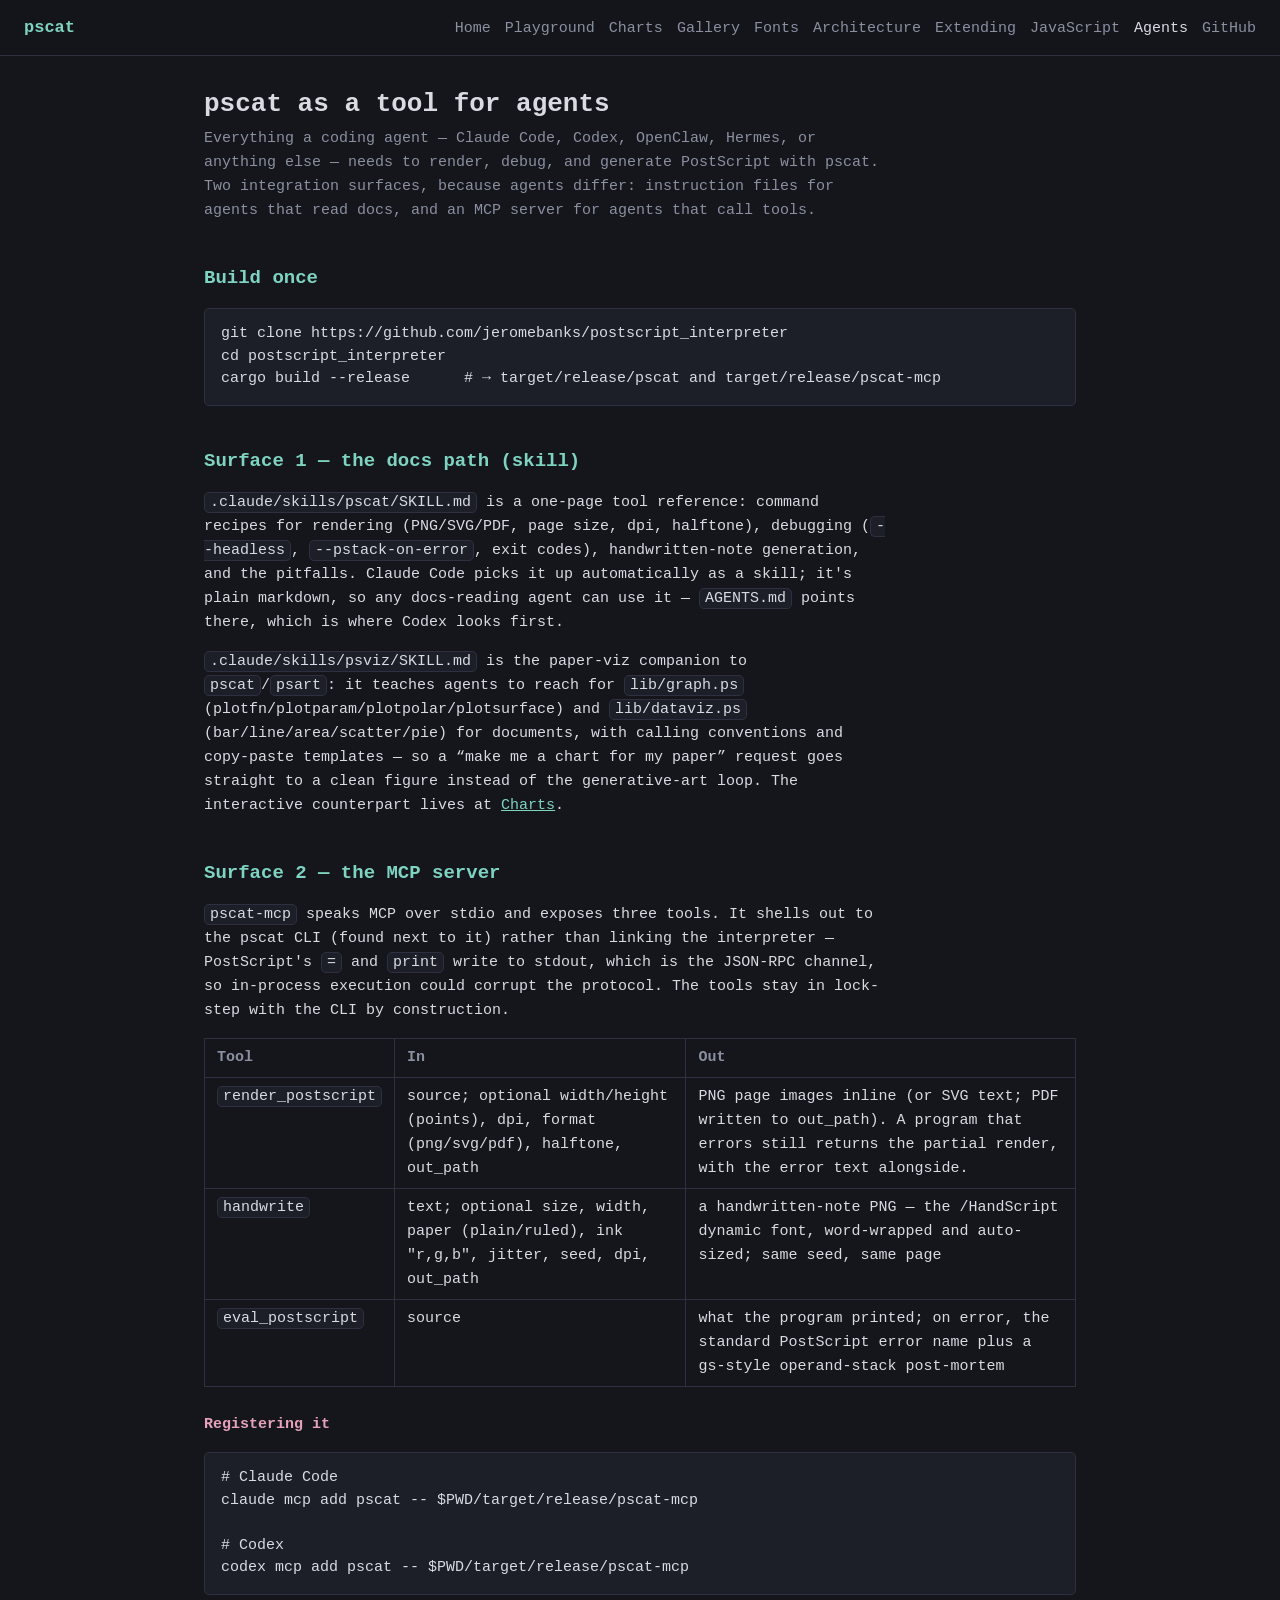
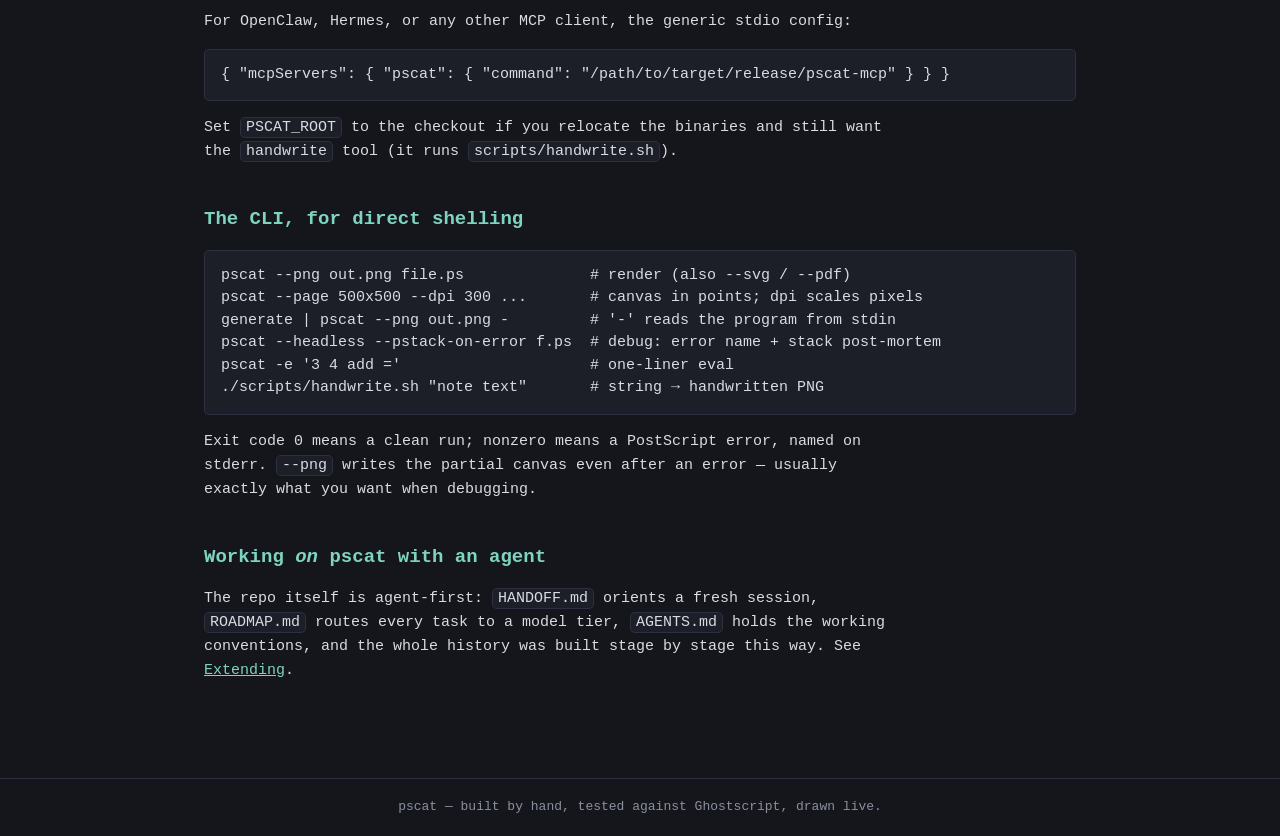
<file: site/agents.html>
<!DOCTYPE html>
<html lang="en">
<head>
<meta charset="utf-8">
<meta name="viewport" content="width=device-width, initial-scale=1">
<title>pscat — for coding agents</title>
<link rel="stylesheet" href="style.css">
</head>
<body>
<header>
  <a class="brand" href="index.html">pscat</a>
  <nav>
    <a href="index.html">Home</a>
    <a href="playground.html">Playground</a>
    <a href="charts.html">Charts</a>
    <a href="gallery.html">Gallery</a>
    <a href="fonts.html">Fonts</a>
    <a href="architecture.html">Architecture</a>
    <a href="extending.html">Extending</a>
    <a href="javascript.html">JavaScript</a>
    <a class="here" href="agents.html">Agents</a>
    <a href="https://github.com/jeromebanks/postscript_interpreter">GitHub</a>
  </nav>
</header>
<main>
  <h1>pscat as a tool for agents</h1>
  <p class="sub">Everything a coding agent — Claude Code, Codex,
  OpenClaw, Hermes, or anything else — needs to render, debug, and
  generate PostScript with pscat. Two integration surfaces, because
  agents differ: instruction files for agents that read docs, and an
  MCP server for agents that call tools.</p>

  <h2>Build once</h2>
<pre><code>git clone https://github.com/jeromebanks/postscript_interpreter
cd postscript_interpreter
cargo build --release      # → target/release/pscat and target/release/pscat-mcp</code></pre>

  <h2>Surface 1 — the docs path (skill)</h2>
  <p><code>.claude/skills/pscat/SKILL.md</code> is a one-page tool
  reference: command recipes for rendering (PNG/SVG/PDF, page size,
  dpi, halftone), debugging (<code>--headless</code>,
  <code>--pstack-on-error</code>, exit codes), handwritten-note
  generation, and the pitfalls. Claude Code picks it up automatically
  as a skill; it's plain markdown, so any docs-reading agent can use
  it — <code>AGENTS.md</code> points there, which is where Codex
  looks first.</p>

  <p><code>.claude/skills/psviz/SKILL.md</code> is the paper-viz companion to <code>pscat</code>/<code>psart</code>: it teaches agents to reach for <code>lib/graph.ps</code> (plotfn/plotparam/plotpolar/plotsurface) and <code>lib/dataviz.ps</code> (bar/line/area/scatter/pie) for documents, with calling conventions and copy-paste templates — so a “make me a chart for my paper” request goes straight to a clean figure instead of the generative-art loop. The interactive counterpart lives at <a href="charts.html">Charts</a>.</p>

  <h2>Surface 2 — the MCP server</h2>
  <p><code>pscat-mcp</code> speaks MCP over stdio and exposes three
  tools. It shells out to the pscat CLI (found next to it) rather
  than linking the interpreter — PostScript's <code>=</code> and
  <code>print</code> write to stdout, which is the JSON-RPC channel,
  so in-process execution could corrupt the protocol. The tools stay
  in lock-step with the CLI by construction.</p>
  <table>
    <tr><th>Tool</th><th>In</th><th>Out</th></tr>
    <tr><td><code>render_postscript</code></td>
        <td>source; optional width/height (points), dpi, format
        (png/svg/pdf), halftone, out_path</td>
        <td>PNG page images inline (or SVG text; PDF written to
        out_path). A program that errors still returns the partial
        render, with the error text alongside.</td></tr>
    <tr><td><code>handwrite</code></td>
        <td>text; optional size, width, paper (plain/ruled), ink
        "r,g,b", jitter, seed, dpi, out_path</td>
        <td>a handwritten-note PNG — the /HandScript dynamic font,
        word-wrapped and auto-sized; same seed, same page</td></tr>
    <tr><td><code>eval_postscript</code></td>
        <td>source</td>
        <td>what the program printed; on error, the standard
        PostScript error name plus a gs-style operand-stack
        post-mortem</td></tr>
  </table>

  <h3>Registering it</h3>
<pre><code># Claude Code
claude mcp add pscat -- $PWD/target/release/pscat-mcp

# Codex
codex mcp add pscat -- $PWD/target/release/pscat-mcp</code></pre>
  <p>For OpenClaw, Hermes, or any other MCP client, the generic
  stdio config:</p>
<pre><code>{ "mcpServers": { "pscat": { "command": "/path/to/target/release/pscat-mcp" } } }</code></pre>
  <p>Set <code>PSCAT_ROOT</code> to the checkout if you relocate the
  binaries and still want the <code>handwrite</code> tool (it runs
  <code>scripts/handwrite.sh</code>).</p>

  <h2>The CLI, for direct shelling</h2>
<pre><code>pscat --png out.png file.ps              # render (also --svg / --pdf)
pscat --page 500x500 --dpi 300 ...       # canvas in points; dpi scales pixels
generate | pscat --png out.png -         # '-' reads the program from stdin
pscat --headless --pstack-on-error f.ps  # debug: error name + stack post-mortem
pscat -e '3 4 add ='                     # one-liner eval
./scripts/handwrite.sh "note text"       # string → handwritten PNG</code></pre>
  <p>Exit code 0 means a clean run; nonzero means a PostScript error,
  named on stderr. <code>--png</code> writes the partial canvas even
  after an error — usually exactly what you want when debugging.</p>

  <h2>Working <em>on</em> pscat with an agent</h2>
  <p>The repo itself is agent-first: <code>HANDOFF.md</code> orients
  a fresh session, <code>ROADMAP.md</code> routes every task to a
  model tier, <code>AGENTS.md</code> holds the working conventions,
  and the whole history was built stage by stage this way. See
  <a href="extending.html">Extending</a>.</p>
</main>
<footer>pscat — built by hand, tested against Ghostscript, drawn live.</footer>
</body>
</html>
</file>
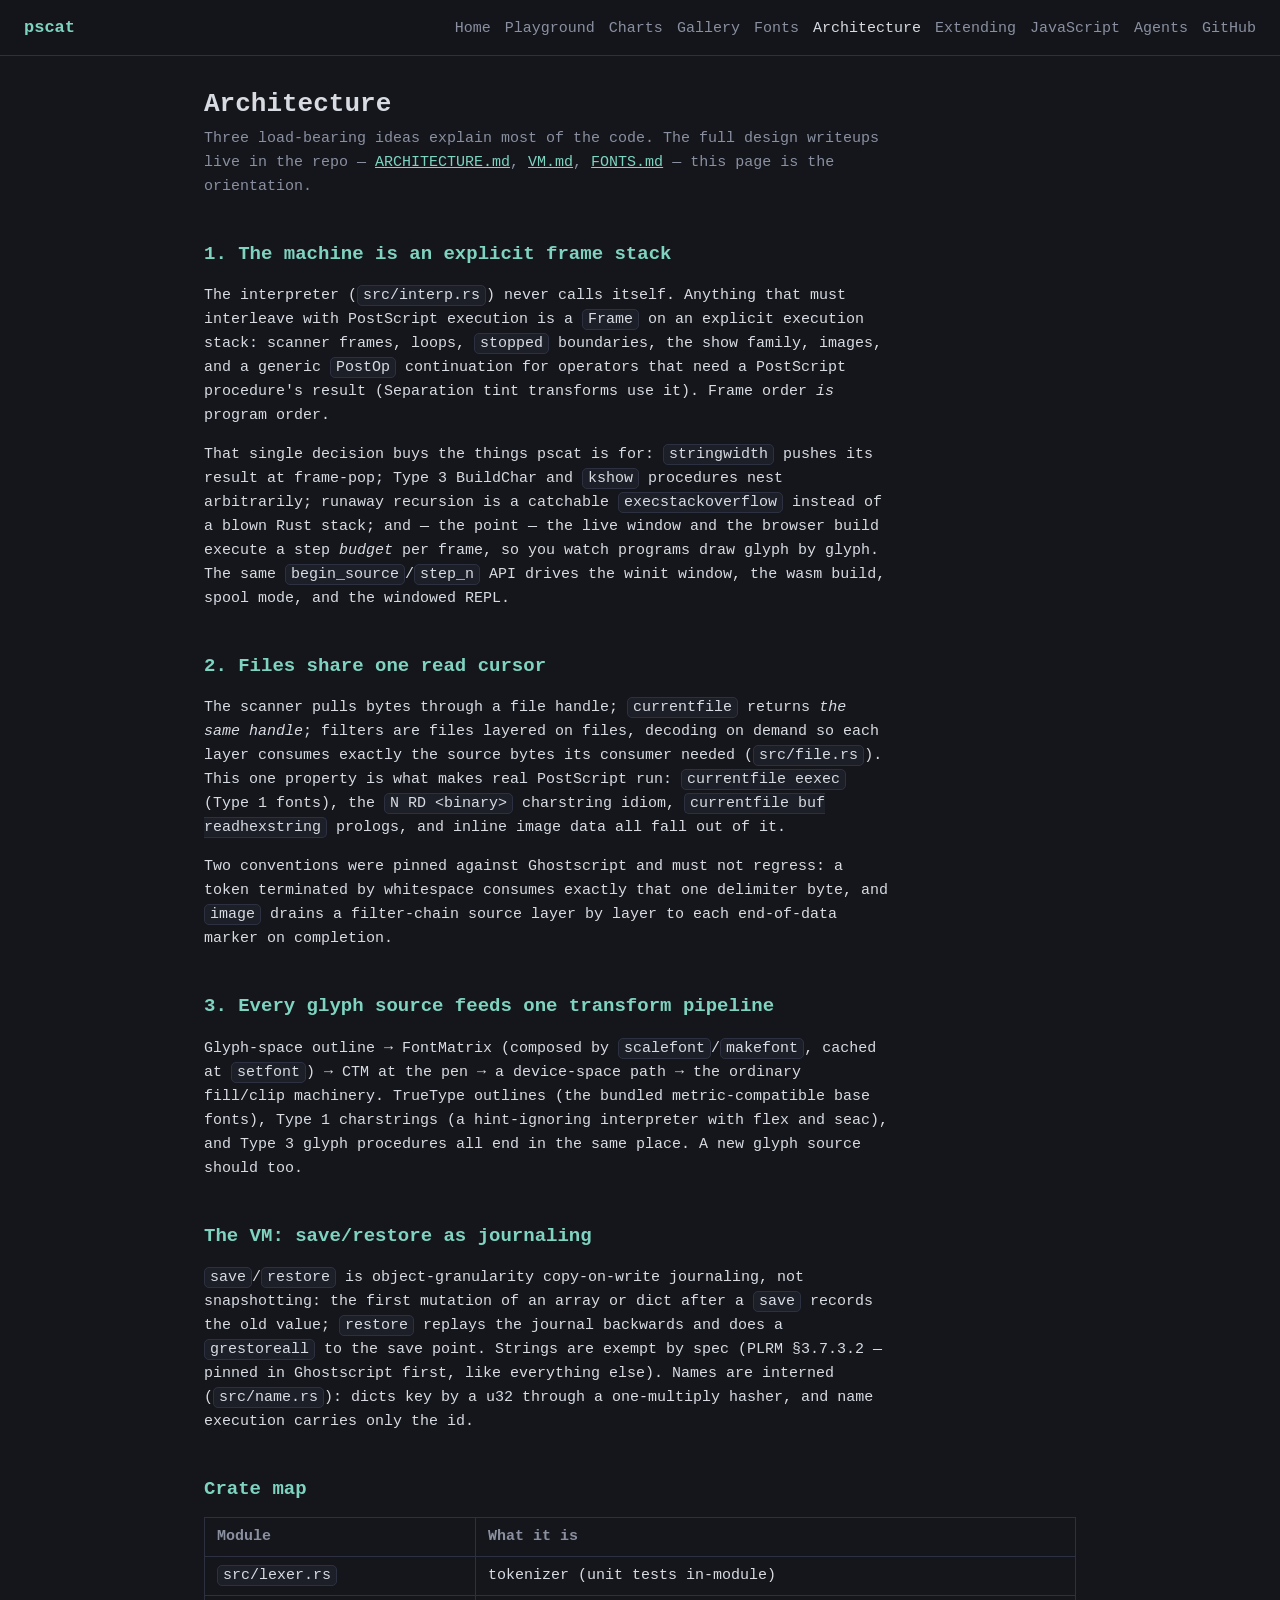
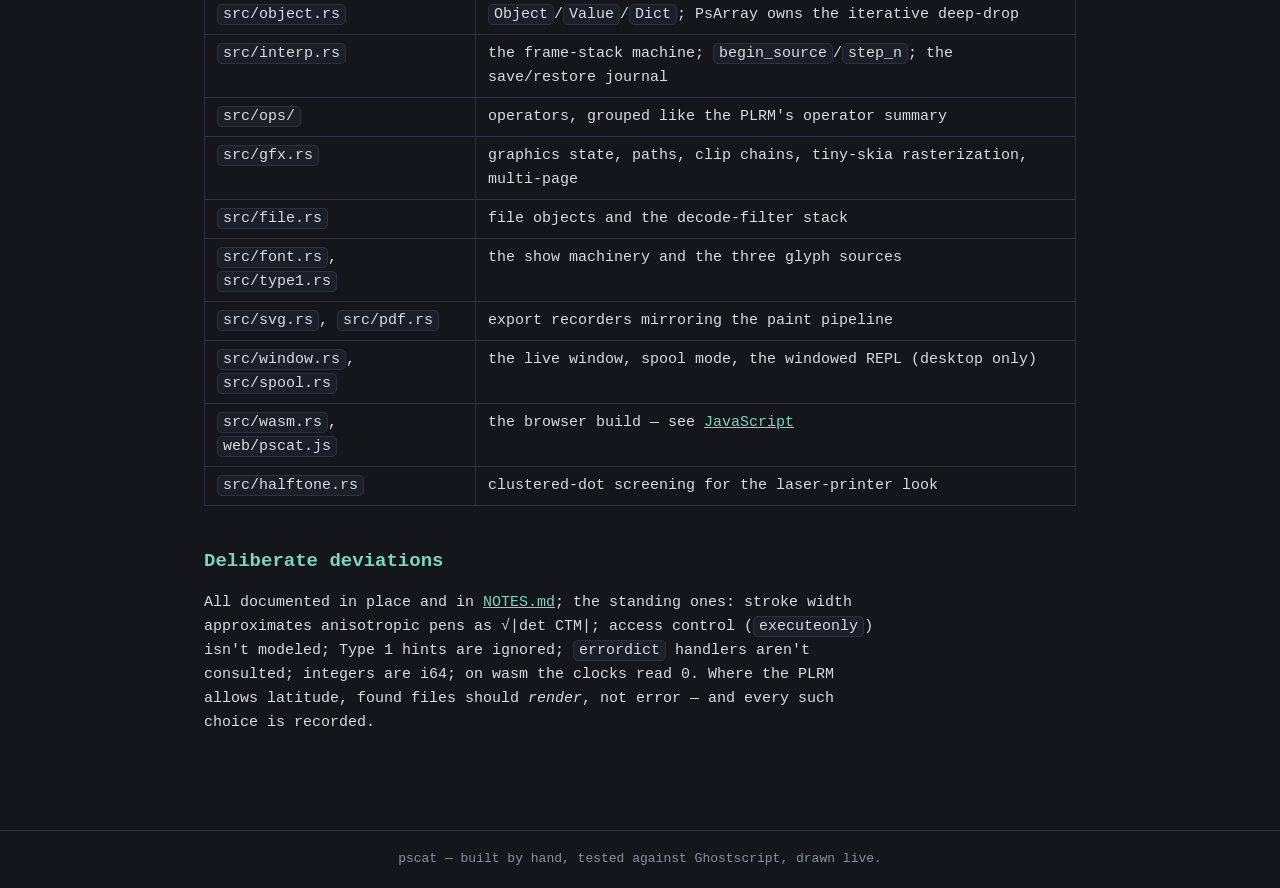
<file: site/architecture.html>
<!DOCTYPE html>
<html lang="en">
<head>
<meta charset="utf-8">
<meta name="viewport" content="width=device-width, initial-scale=1">
<title>pscat — architecture</title>
<link rel="stylesheet" href="style.css">
</head>
<body>
<header>
  <a class="brand" href="index.html">pscat</a>
  <nav>
    <a href="index.html">Home</a>
    <a href="playground.html">Playground</a>
    <a href="charts.html">Charts</a>
    <a href="gallery.html">Gallery</a>
    <a href="fonts.html">Fonts</a>
    <a class="here" href="architecture.html">Architecture</a>
    <a href="extending.html">Extending</a>
    <a href="javascript.html">JavaScript</a>
    <a href="agents.html">Agents</a>
    <a href="https://github.com/jeromebanks/postscript_interpreter">GitHub</a>
  </nav>
</header>
<main>
  <h1>Architecture</h1>
  <p class="sub">Three load-bearing ideas explain most of the code.
  The full design writeups live in the repo —
  <a href="https://github.com/jeromebanks/postscript_interpreter/blob/main/ARCHITECTURE.md">ARCHITECTURE.md</a>,
  <a href="https://github.com/jeromebanks/postscript_interpreter/blob/main/VM.md">VM.md</a>,
  <a href="https://github.com/jeromebanks/postscript_interpreter/blob/main/FONTS.md">FONTS.md</a> —
  this page is the orientation.</p>

  <h2>1. The machine is an explicit frame stack</h2>
  <p>The interpreter (<code>src/interp.rs</code>) never calls itself.
  Anything that must interleave with PostScript execution is a
  <code>Frame</code> on an explicit execution stack: scanner frames,
  loops, <code>stopped</code> boundaries, the show family, images,
  and a generic <code>PostOp</code> continuation for operators that
  need a PostScript procedure's result (Separation tint transforms
  use it). Frame order <em>is</em> program order.</p>
  <p>That single decision buys the things pscat is for:
  <code>stringwidth</code> pushes its result at frame-pop; Type 3
  BuildChar and <code>kshow</code> procedures nest arbitrarily;
  runaway recursion is a catchable <code>execstackoverflow</code>
  instead of a blown Rust stack; and — the point — the live window
  and the browser build execute a step <em>budget</em> per frame, so
  you watch programs draw glyph by glyph. The same
  <code>begin_source</code>/<code>step_n</code> API drives the winit
  window, the wasm build, spool mode, and the windowed REPL.</p>

  <h2>2. Files share one read cursor</h2>
  <p>The scanner pulls bytes through a file handle;
  <code>currentfile</code> returns <em>the same handle</em>; filters
  are files layered on files, decoding on demand so each layer
  consumes exactly the source bytes its consumer needed
  (<code>src/file.rs</code>). This one property is what makes real
  PostScript run: <code>currentfile eexec</code> (Type 1 fonts),
  the <code>N RD &lt;binary&gt;</code> charstring idiom,
  <code>currentfile buf readhexstring</code> prologs, and inline
  image data all fall out of it.</p>
  <p>Two conventions were pinned against Ghostscript and must not
  regress: a token terminated by whitespace consumes exactly that one
  delimiter byte, and <code>image</code> drains a filter-chain source
  layer by layer to each end-of-data marker on completion.</p>

  <h2>3. Every glyph source feeds one transform pipeline</h2>
  <p>Glyph-space outline → FontMatrix (composed by
  <code>scalefont</code>/<code>makefont</code>, cached at
  <code>setfont</code>) → CTM at the pen → a device-space path → the
  ordinary fill/clip machinery. TrueType outlines (the bundled
  metric-compatible base fonts), Type 1 charstrings (a hint-ignoring
  interpreter with flex and seac), and Type 3 glyph procedures all
  end in the same place. A new glyph source should too.</p>

  <h2>The VM: save/restore as journaling</h2>
  <p><code>save</code>/<code>restore</code> is object-granularity
  copy-on-write journaling, not snapshotting: the first mutation of
  an array or dict after a <code>save</code> records the old value;
  <code>restore</code> replays the journal backwards and does a
  <code>grestoreall</code> to the save point. Strings are exempt by
  spec (PLRM §3.7.3.2 — pinned in Ghostscript first, like everything
  else). Names are interned (<code>src/name.rs</code>): dicts key by
  a u32 through a one-multiply hasher, and name execution carries
  only the id.</p>

  <h2>Crate map</h2>
  <table>
    <tr><th>Module</th><th>What it is</th></tr>
    <tr><td><code>src/lexer.rs</code></td><td>tokenizer (unit tests in-module)</td></tr>
    <tr><td><code>src/object.rs</code></td><td><code>Object</code>/<code>Value</code>/<code>Dict</code>; PsArray owns the iterative deep-drop</td></tr>
    <tr><td><code>src/interp.rs</code></td><td>the frame-stack machine; <code>begin_source</code>/<code>step_n</code>; the save/restore journal</td></tr>
    <tr><td><code>src/ops/</code></td><td>operators, grouped like the PLRM's operator summary</td></tr>
    <tr><td><code>src/gfx.rs</code></td><td>graphics state, paths, clip chains, tiny-skia rasterization, multi-page</td></tr>
    <tr><td><code>src/file.rs</code></td><td>file objects and the decode-filter stack</td></tr>
    <tr><td><code>src/font.rs</code>, <code>src/type1.rs</code></td><td>the show machinery and the three glyph sources</td></tr>
    <tr><td><code>src/svg.rs</code>, <code>src/pdf.rs</code></td><td>export recorders mirroring the paint pipeline</td></tr>
    <tr><td><code>src/window.rs</code>, <code>src/spool.rs</code></td><td>the live window, spool mode, the windowed REPL (desktop only)</td></tr>
    <tr><td><code>src/wasm.rs</code>, <code>web/pscat.js</code></td><td>the browser build — see <a href="javascript.html">JavaScript</a></td></tr>
    <tr><td><code>src/halftone.rs</code></td><td>clustered-dot screening for the laser-printer look</td></tr>
  </table>

  <h2>Deliberate deviations</h2>
  <p>All documented in place and in
  <a href="https://github.com/jeromebanks/postscript_interpreter/blob/main/NOTES.md">NOTES.md</a>;
  the standing ones: stroke width approximates anisotropic pens as
  √|det CTM|; access control (<code>executeonly</code>) isn't
  modeled; Type 1 hints are ignored; <code>errordict</code> handlers
  aren't consulted; integers are i64; on wasm the clocks read 0.
  Where the PLRM allows latitude, found files should <em>render</em>,
  not error — and every such choice is recorded.</p>
</main>
<footer>pscat — built by hand, tested against Ghostscript, drawn live.</footer>
</body>
</html>
</file>
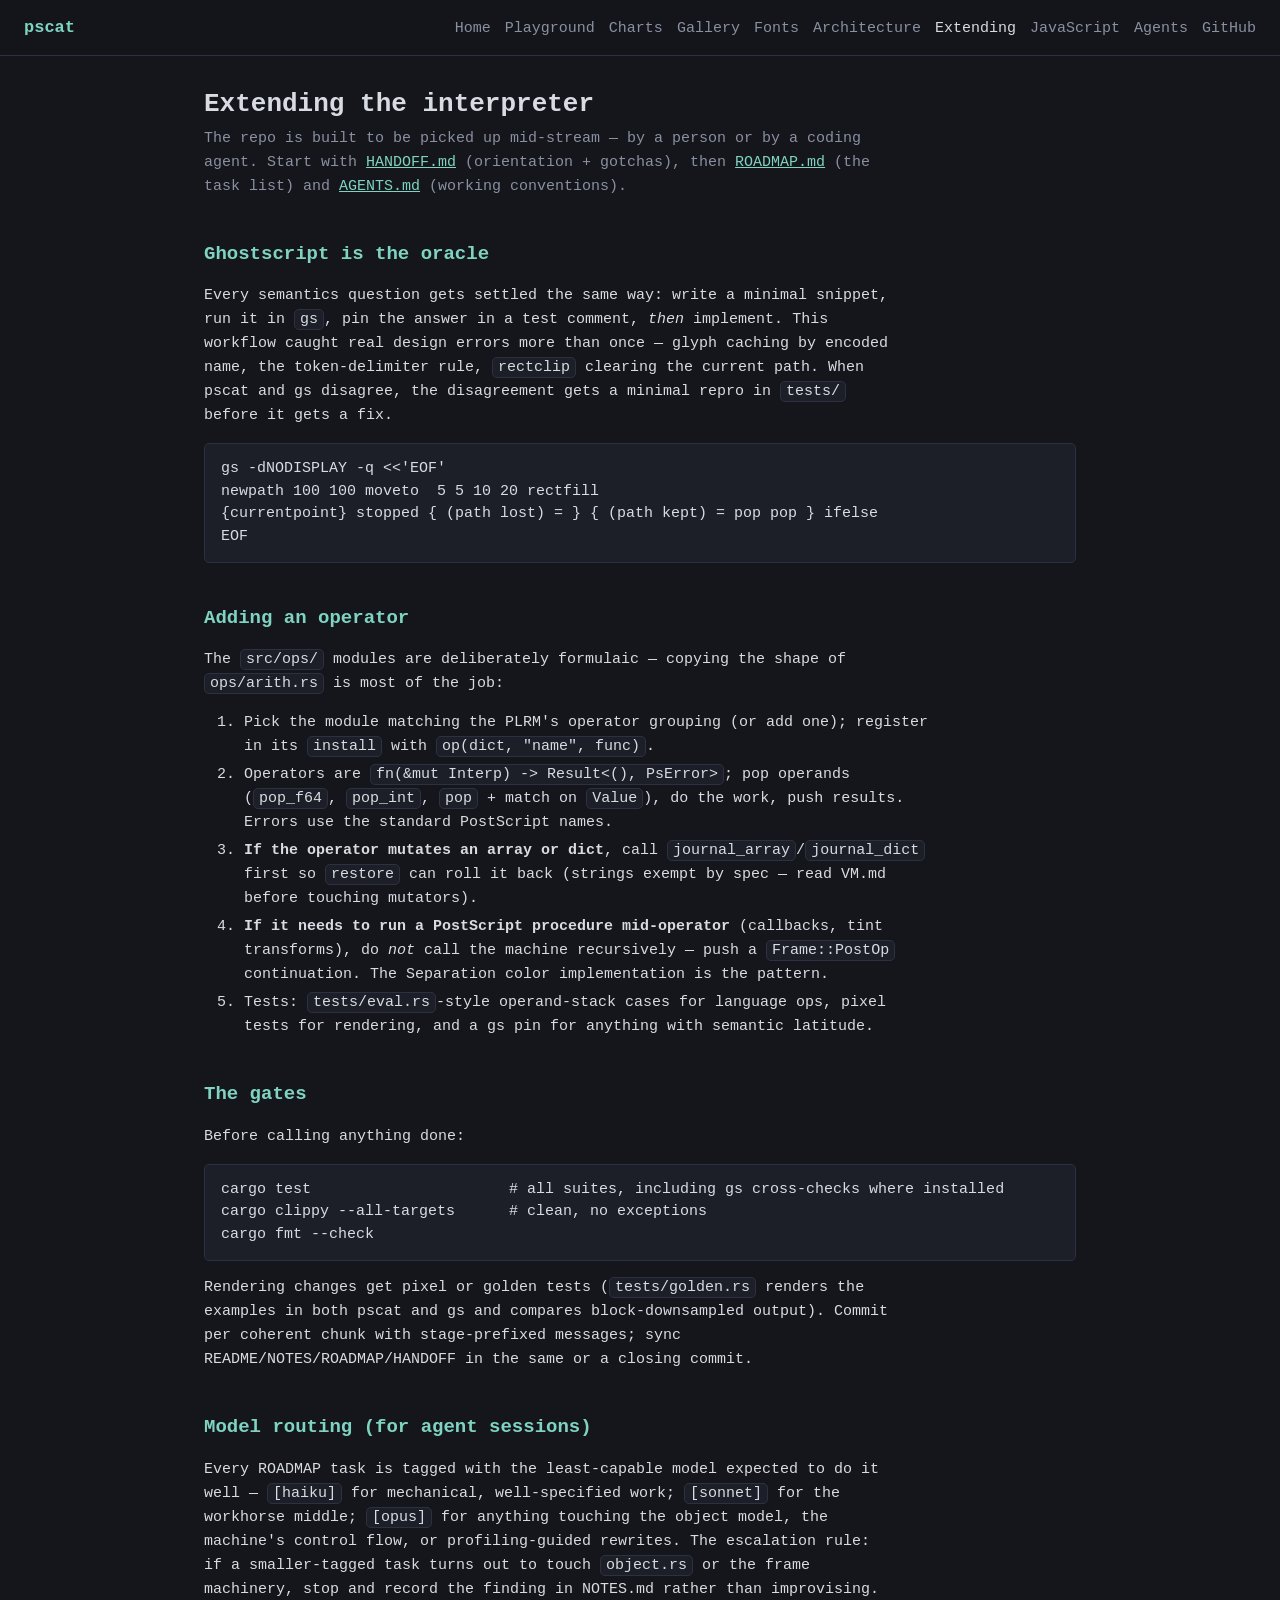
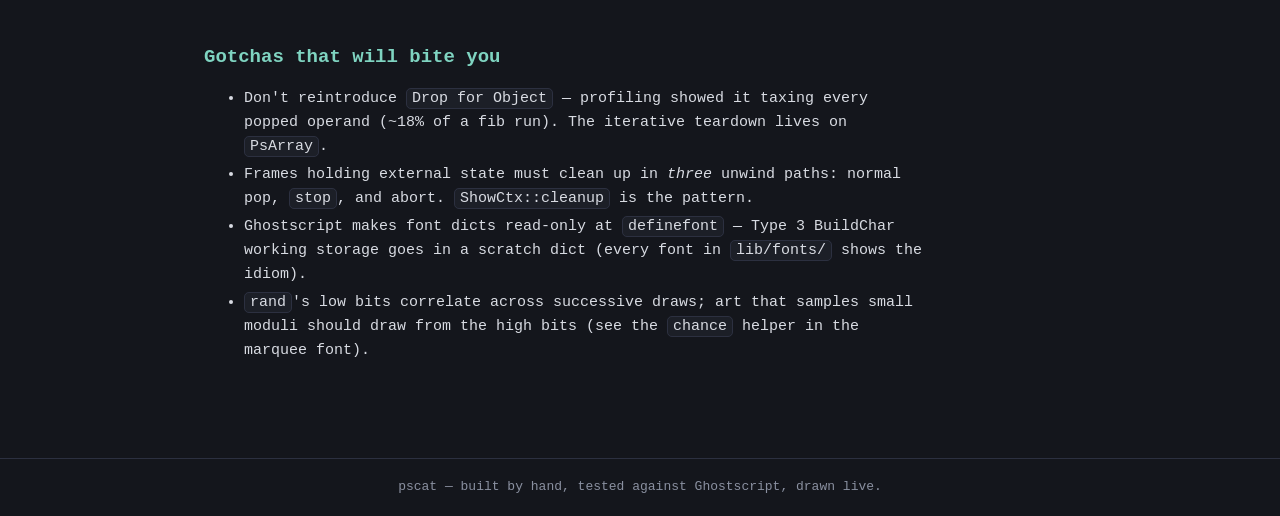
<file: site/extending.html>
<!DOCTYPE html>
<html lang="en">
<head>
<meta charset="utf-8">
<meta name="viewport" content="width=device-width, initial-scale=1">
<title>pscat — extending the interpreter</title>
<link rel="stylesheet" href="style.css">
</head>
<body>
<header>
  <a class="brand" href="index.html">pscat</a>
  <nav>
    <a href="index.html">Home</a>
    <a href="playground.html">Playground</a>
    <a href="charts.html">Charts</a>
    <a href="gallery.html">Gallery</a>
    <a href="fonts.html">Fonts</a>
    <a href="architecture.html">Architecture</a>
    <a class="here" href="extending.html">Extending</a>
    <a href="javascript.html">JavaScript</a>
    <a href="agents.html">Agents</a>
    <a href="https://github.com/jeromebanks/postscript_interpreter">GitHub</a>
  </nav>
</header>
<main>
  <h1>Extending the interpreter</h1>
  <p class="sub">The repo is built to be picked up mid-stream — by a
  person or by a coding agent. Start with
  <a href="https://github.com/jeromebanks/postscript_interpreter/blob/main/HANDOFF.md">HANDOFF.md</a>
  (orientation + gotchas), then
  <a href="https://github.com/jeromebanks/postscript_interpreter/blob/main/ROADMAP.md">ROADMAP.md</a>
  (the task list) and
  <a href="https://github.com/jeromebanks/postscript_interpreter/blob/main/AGENTS.md">AGENTS.md</a>
  (working conventions).</p>

  <h2>Ghostscript is the oracle</h2>
  <p>Every semantics question gets settled the same way: write a
  minimal snippet, run it in <code>gs</code>, pin the answer in a
  test comment, <em>then</em> implement. This workflow caught real
  design errors more than once — glyph caching by encoded name, the
  token-delimiter rule, <code>rectclip</code> clearing the current
  path. When pscat and gs disagree, the disagreement gets a minimal
  repro in <code>tests/</code> before it gets a fix.</p>
<pre><code>gs -dNODISPLAY -q &lt;&lt;'EOF'
newpath 100 100 moveto  5 5 10 20 rectfill
{currentpoint} stopped { (path lost) = } { (path kept) = pop pop } ifelse
EOF</code></pre>

  <h2>Adding an operator</h2>
  <p>The <code>src/ops/</code> modules are deliberately formulaic —
  copying the shape of <code>ops/arith.rs</code> is most of the job:</p>
  <ol>
    <li>Pick the module matching the PLRM's operator grouping (or add
      one); register in its <code>install</code> with
      <code>op(dict, "name", func)</code>.</li>
    <li>Operators are <code>fn(&amp;mut Interp) -&gt; Result&lt;(), PsError&gt;</code>;
      pop operands (<code>pop_f64</code>, <code>pop_int</code>,
      <code>pop</code> + match on <code>Value</code>), do the work,
      push results. Errors use the standard PostScript names.</li>
    <li><b>If the operator mutates an array or dict</b>, call
      <code>journal_array</code>/<code>journal_dict</code> first so
      <code>restore</code> can roll it back (strings exempt by spec —
      read VM.md before touching mutators).</li>
    <li><b>If it needs to run a PostScript procedure mid-operator</b>
      (callbacks, tint transforms), do <em>not</em> call the machine
      recursively — push a <code>Frame::PostOp</code> continuation.
      The Separation color implementation is the pattern.</li>
    <li>Tests: <code>tests/eval.rs</code>-style operand-stack cases
      for language ops, pixel tests for rendering, and a gs pin for
      anything with semantic latitude.</li>
  </ol>

  <h2>The gates</h2>
  <p>Before calling anything done:</p>
<pre><code>cargo test                      # all suites, including gs cross-checks where installed
cargo clippy --all-targets      # clean, no exceptions
cargo fmt --check</code></pre>
  <p>Rendering changes get pixel or golden tests
  (<code>tests/golden.rs</code> renders the examples in both pscat
  and gs and compares block-downsampled output). Commit per coherent
  chunk with stage-prefixed messages; sync
  README/NOTES/ROADMAP/HANDOFF in the same or a closing commit.</p>

  <h2>Model routing (for agent sessions)</h2>
  <p>Every ROADMAP task is tagged with the least-capable model
  expected to do it well — <code>[haiku]</code> for mechanical,
  well-specified work; <code>[sonnet]</code> for the workhorse
  middle; <code>[opus]</code> for anything touching the object
  model, the machine's control flow, or profiling-guided rewrites.
  The escalation rule: if a smaller-tagged task turns out to touch
  <code>object.rs</code> or the frame machinery, stop and record the
  finding in NOTES.md rather than improvising.</p>

  <h2>Gotchas that will bite you</h2>
  <ul>
    <li>Don't reintroduce <code>Drop for Object</code> — profiling
      showed it taxing every popped operand (~18% of a fib run). The
      iterative teardown lives on <code>PsArray</code>.</li>
    <li>Frames holding external state must clean up in <em>three</em>
      unwind paths: normal pop, <code>stop</code>, and abort.
      <code>ShowCtx::cleanup</code> is the pattern.</li>
    <li>Ghostscript makes font dicts read-only at
      <code>definefont</code> — Type 3 BuildChar working storage goes
      in a scratch dict (every font in <code>lib/fonts/</code> shows
      the idiom).</li>
    <li><code>rand</code>'s low bits correlate across successive
      draws; art that samples small moduli should draw from the high
      bits (see the <code>chance</code> helper in the marquee
      font).</li>
  </ul>
</main>
<footer>pscat — built by hand, tested against Ghostscript, drawn live.</footer>
</body>
</html>
</file>
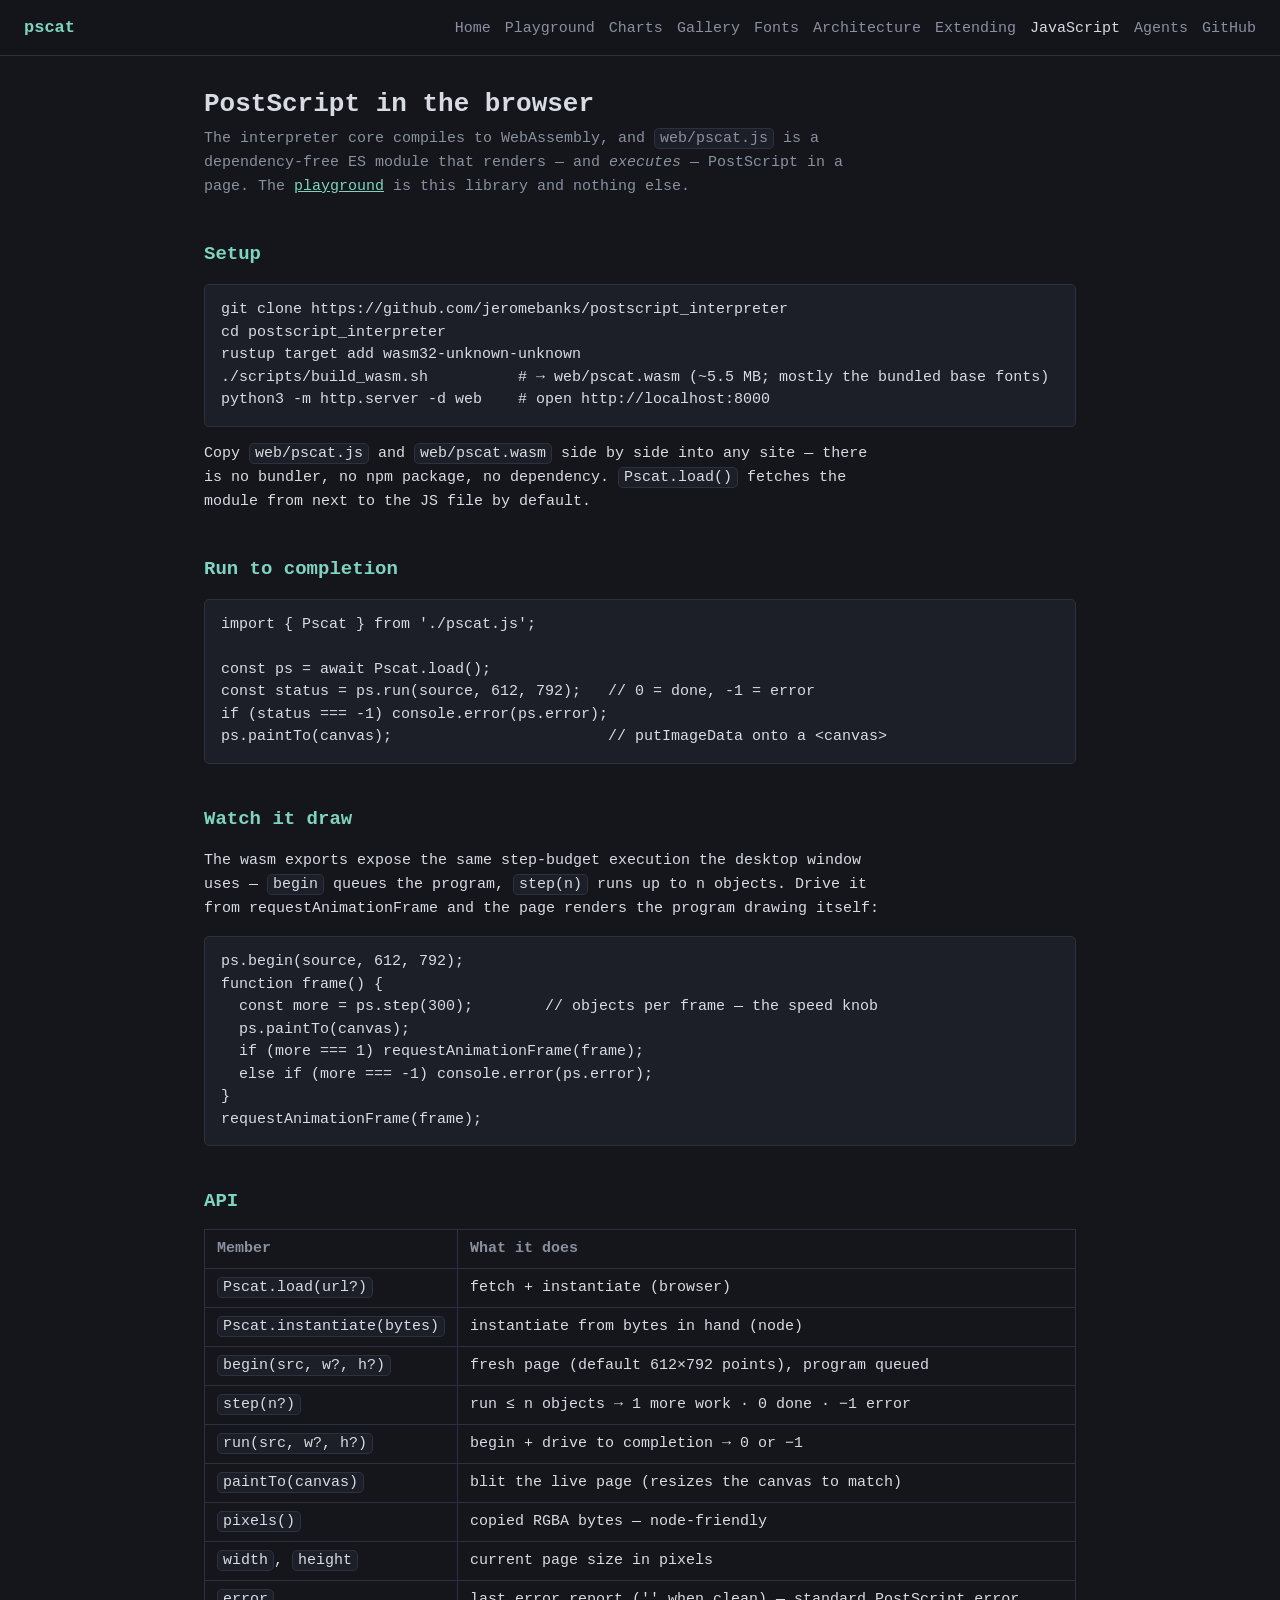
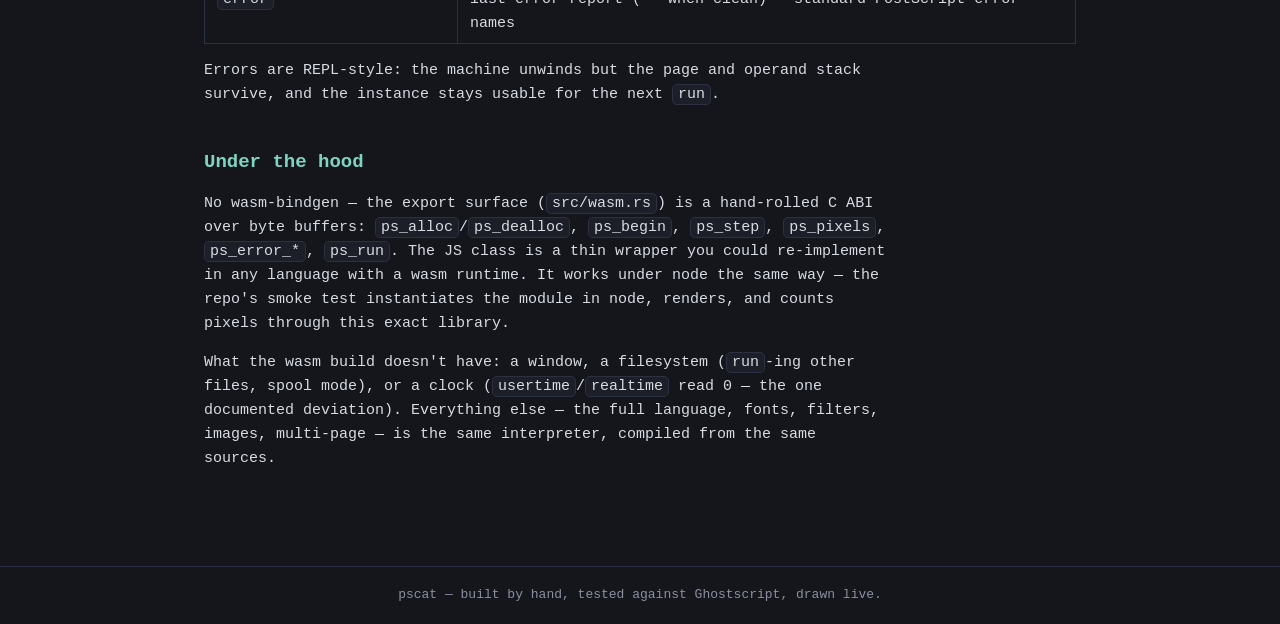
<file: site/javascript.html>
<!DOCTYPE html>
<html lang="en">
<head>
<meta charset="utf-8">
<meta name="viewport" content="width=device-width, initial-scale=1">
<title>pscat — the JavaScript library</title>
<link rel="stylesheet" href="style.css">
</head>
<body>
<header>
  <a class="brand" href="index.html">pscat</a>
  <nav>
    <a href="index.html">Home</a>
    <a href="playground.html">Playground</a>
    <a href="charts.html">Charts</a>
    <a href="gallery.html">Gallery</a>
    <a href="fonts.html">Fonts</a>
    <a href="architecture.html">Architecture</a>
    <a href="extending.html">Extending</a>
    <a class="here" href="javascript.html">JavaScript</a>
    <a href="agents.html">Agents</a>
    <a href="https://github.com/jeromebanks/postscript_interpreter">GitHub</a>
  </nav>
</header>
<main>
  <h1>PostScript in the browser</h1>
  <p class="sub">The interpreter core compiles to WebAssembly, and
  <code>web/pscat.js</code> is a dependency-free ES module that
  renders — and <em>executes</em> — PostScript in a page. The
  <a href="playground.html">playground</a> is this library and
  nothing else.</p>

  <h2>Setup</h2>
<pre><code>git clone https://github.com/jeromebanks/postscript_interpreter
cd postscript_interpreter
rustup target add wasm32-unknown-unknown
./scripts/build_wasm.sh          # → web/pscat.wasm (~5.5 MB; mostly the bundled base fonts)
python3 -m http.server -d web    # open http://localhost:8000</code></pre>
  <p>Copy <code>web/pscat.js</code> and <code>web/pscat.wasm</code>
  side by side into any site — there is no bundler, no npm package,
  no dependency. <code>Pscat.load()</code> fetches the module from
  next to the JS file by default.</p>

  <h2>Run to completion</h2>
<pre><code>import { Pscat } from './pscat.js';

const ps = await Pscat.load();
const status = ps.run(source, 612, 792);   // 0 = done, -1 = error
if (status === -1) console.error(ps.error);
ps.paintTo(canvas);                        // putImageData onto a &lt;canvas&gt;</code></pre>

  <h2>Watch it draw</h2>
  <p>The wasm exports expose the same step-budget execution the
  desktop window uses — <code>begin</code> queues the program,
  <code>step(n)</code> runs up to n objects. Drive it from
  requestAnimationFrame and the page renders the program drawing
  itself:</p>
<pre><code>ps.begin(source, 612, 792);
function frame() {
  const more = ps.step(300);        // objects per frame — the speed knob
  ps.paintTo(canvas);
  if (more === 1) requestAnimationFrame(frame);
  else if (more === -1) console.error(ps.error);
}
requestAnimationFrame(frame);</code></pre>

  <h2>API</h2>
  <table>
    <tr><th>Member</th><th>What it does</th></tr>
    <tr><td><code>Pscat.load(url?)</code></td><td>fetch + instantiate (browser)</td></tr>
    <tr><td><code>Pscat.instantiate(bytes)</code></td><td>instantiate from bytes in hand (node)</td></tr>
    <tr><td><code>begin(src, w?, h?)</code></td><td>fresh page (default 612×792 points), program queued</td></tr>
    <tr><td><code>step(n?)</code></td><td>run ≤ n objects → 1 more work · 0 done · −1 error</td></tr>
    <tr><td><code>run(src, w?, h?)</code></td><td>begin + drive to completion → 0 or −1</td></tr>
    <tr><td><code>paintTo(canvas)</code></td><td>blit the live page (resizes the canvas to match)</td></tr>
    <tr><td><code>pixels()</code></td><td>copied RGBA bytes — node-friendly</td></tr>
    <tr><td><code>width</code>, <code>height</code></td><td>current page size in pixels</td></tr>
    <tr><td><code>error</code></td><td>last error report ('' when clean) — standard PostScript error names</td></tr>
  </table>
  <p>Errors are REPL-style: the machine unwinds but the page and
  operand stack survive, and the instance stays usable for the next
  <code>run</code>.</p>

  <h2>Under the hood</h2>
  <p>No wasm-bindgen — the export surface
  (<code>src/wasm.rs</code>) is a hand-rolled C ABI over byte
  buffers: <code>ps_alloc</code>/<code>ps_dealloc</code>,
  <code>ps_begin</code>, <code>ps_step</code>, <code>ps_pixels</code>,
  <code>ps_error_*</code>, <code>ps_run</code>. The JS class is a thin
  wrapper you could re-implement in any language with a wasm runtime.
  It works under node the same way — the repo's smoke test
  instantiates the module in node, renders, and counts pixels through
  this exact library.</p>
  <p>What the wasm build doesn't have: a window, a filesystem
  (<code>run</code>-ing other files, spool mode), or a clock
  (<code>usertime</code>/<code>realtime</code> read 0 — the one
  documented deviation). Everything else — the full language, fonts,
  filters, images, multi-page — is the same interpreter, compiled
  from the same sources.</p>
</main>
<footer>pscat — built by hand, tested against Ghostscript, drawn live.</footer>
</body>
</html>
</file>
<file: site/style.css>
/* pscat site — one stylesheet, no framework. Dark, monospaced,
   CRT-adjacent: the terminal the LaserWriter was plugged into. */

:root {
  color-scheme: dark;
  --bg: #14161c;
  --panel: #1c1f27;
  --edge: #2c3040;
  --ink: #d8dbe2;
  --dim: #8a90a0;
  --accent: #7fd4c1;
  --accent2: #e8a1bb;
}

* { box-sizing: border-box; }

body {
  margin: 0;
  background: var(--bg);
  color: var(--ink);
  font: 15px/1.6 ui-monospace, "SF Mono", Menlo, Consolas, monospace;
}

header {
  display: flex; flex-wrap: wrap; align-items: baseline; gap: 4px 18px;
  padding: 14px 24px;
  border-bottom: 1px solid var(--edge);
  position: sticky; top: 0; background: color-mix(in srgb, var(--bg) 92%, transparent);
  backdrop-filter: blur(6px);
}

header .brand { font-weight: 700; font-size: 17px; color: var(--accent); text-decoration: none; }
header nav { display: flex; flex-wrap: wrap; gap: 14px; margin-left: auto; }
header nav a { color: var(--dim); text-decoration: none; }
header nav a:hover, header nav a.here { color: var(--ink); }

main { max-width: 920px; margin: 0 auto; padding: 32px 24px 80px; }
main.wide { max-width: 1200px; }

h1 { font-size: 26px; line-height: 1.25; margin: 0 0 6px; }
h1 + .sub { color: var(--dim); margin: 0 0 28px; }
h2 { font-size: 19px; margin: 40px 0 10px; color: var(--accent); }
h3 { font-size: 15px; margin: 26px 0 6px; color: var(--accent2); }
a { color: var(--accent); }
p, li { max-width: 76ch; }
li { margin: 4px 0; }
hr { border: 0; border-top: 1px solid var(--edge); margin: 36px 0; }

code, pre {
  background: var(--panel);
  border: 1px solid var(--edge);
  border-radius: 5px;
  font-family: inherit;
}
code { padding: 1px 5px; }
pre { padding: 14px 16px; overflow-x: auto; line-height: 1.5; }
pre code { background: none; border: 0; padding: 0; }

table { border-collapse: collapse; margin: 12px 0; }
th, td { border: 1px solid var(--edge); padding: 7px 12px; text-align: left; vertical-align: top; }
th { color: var(--dim); font-weight: 600; }

.cards { display: grid; grid-template-columns: repeat(auto-fill, minmax(260px, 1fr)); gap: 18px; margin: 20px 0; }
.card {
  background: var(--panel); border: 1px solid var(--edge); border-radius: 8px;
  padding: 0 0 12px; overflow: hidden;
}
.card img { width: 100%; display: block; background: #fff; }
.card .body { padding: 10px 14px 0; }
.card .body b { display: block; margin-bottom: 3px; }
.card .body span { color: var(--dim); font-size: 13px; }
.reference-comparison {
  display: grid;
  grid-template-columns: repeat(auto-fit, minmax(280px, 1fr));
  gap: 18px;
  margin: 20px 0 34px;
}
.reference-comparison figure {
  margin: 0;
  padding: 12px;
  border: 1px solid var(--edge);
  border-radius: 6px;
  background: var(--panel);
}
.reference-comparison img {
  width: 100%;
  height: min(68vw, 620px);
  display: block;
  object-fit: contain;
  background: #0b1820;
}
.reference-comparison figcaption { padding: 10px 2px 0; }
.reference-comparison figcaption b { display: block; margin-bottom: 3px; }
.reference-comparison figcaption span { color: var(--dim); font-size: 13px; }

.hero { display: flex; gap: 14px; margin: 26px 0; }
.hero img {
  width: 33%; border-radius: 6px; border: 1px solid var(--edge); background: #fff;
}

.pill {
  display: inline-block; background: var(--panel); border: 1px solid var(--edge);
  border-radius: 999px; padding: 2px 12px; margin: 2px 4px 2px 0; color: var(--dim); font-size: 13px;
}

footer {
  border-top: 1px solid var(--edge); color: var(--dim);
  text-align: center; padding: 18px; font-size: 13px;
}

/* ------- playground ------- */
#play { display: flex; gap: 0; height: calc(100vh - 53px); }
#play-left { flex: 1; display: flex; flex-direction: column; padding: 16px; min-width: 0; }
#src {
  flex: 1; resize: none; background: var(--panel); color: var(--ink);
  border: 1px solid var(--edge); border-radius: 6px; padding: 12px;
  font: inherit; tab-size: 4; white-space: pre; overflow: auto;
}
#controls { display: flex; gap: 10px; align-items: center; margin-top: 12px; flex-wrap: wrap; }
button, select {
  background: #3b4a7a; color: #eef; border: 0; border-radius: 6px;
  padding: 8px 16px; font: inherit; cursor: pointer;
}
select { background: var(--panel); border: 1px solid var(--edge); color: var(--ink); }
button:hover { background: #48598f; }
#status { color: var(--dim); margin-left: auto; white-space: nowrap; }
#err { color: #e07a7a; white-space: pre-wrap; margin-top: 8px; max-height: 6em; overflow: auto; }
#play-right { display: flex; align-items: center; justify-content: center; padding: 16px; background: #0e1013; }
#page {
  max-height: calc(100vh - 85px); max-width: 44vw;
  background: #fff; border-radius: 3px; box-shadow: 0 8px 40px rgba(0,0,0,.55);
}
</file>
